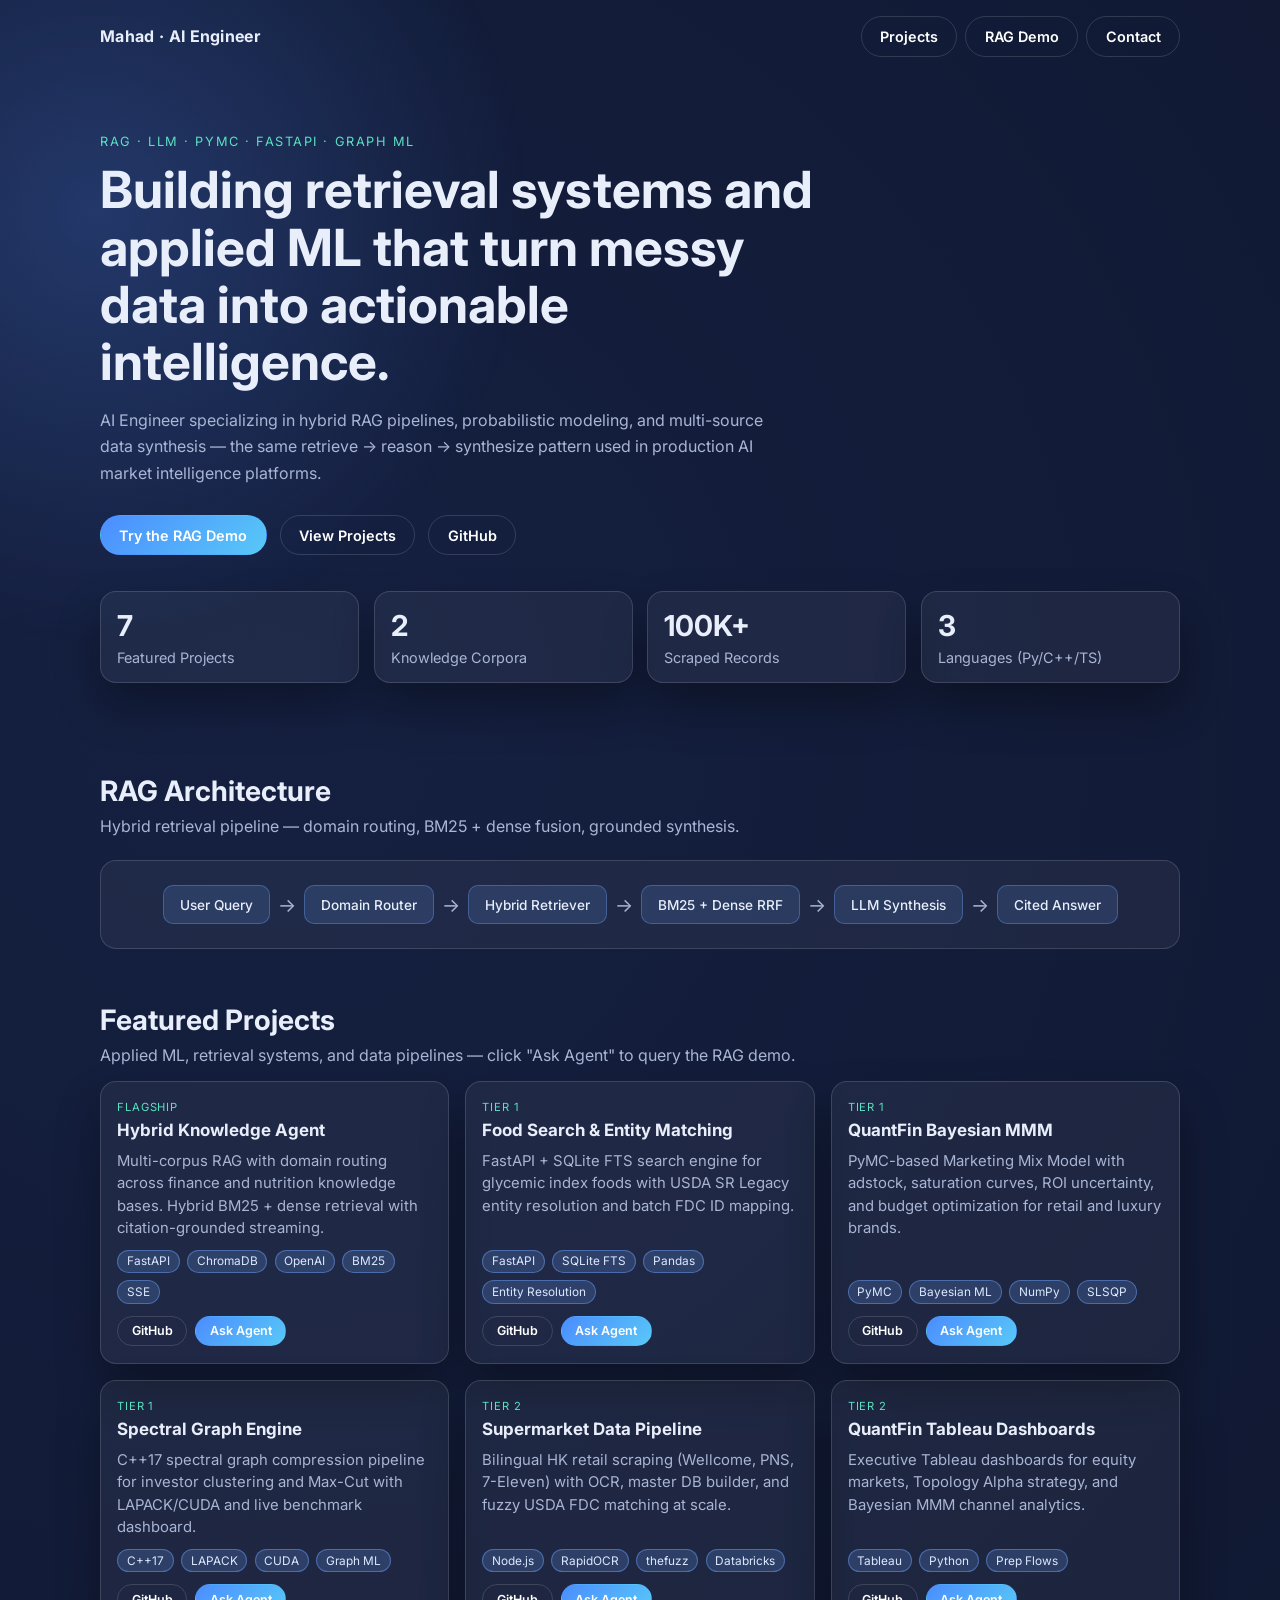
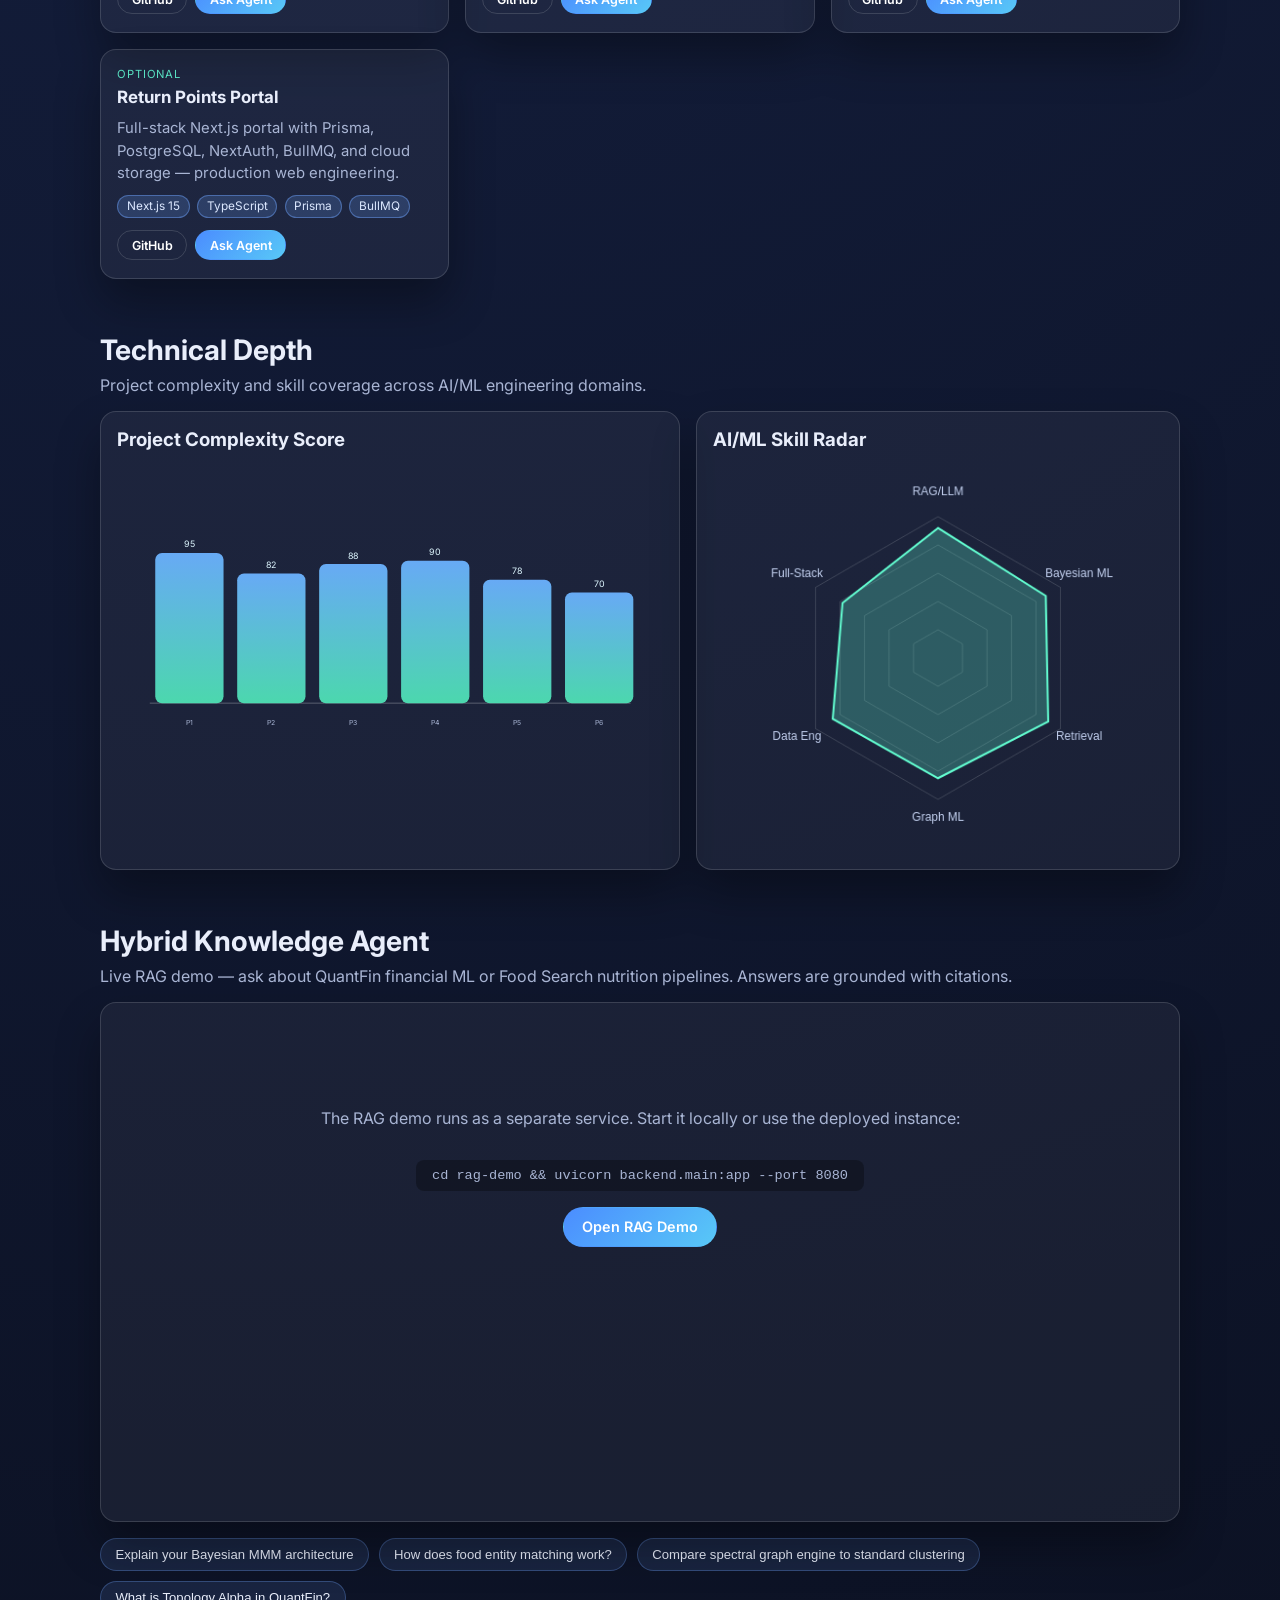
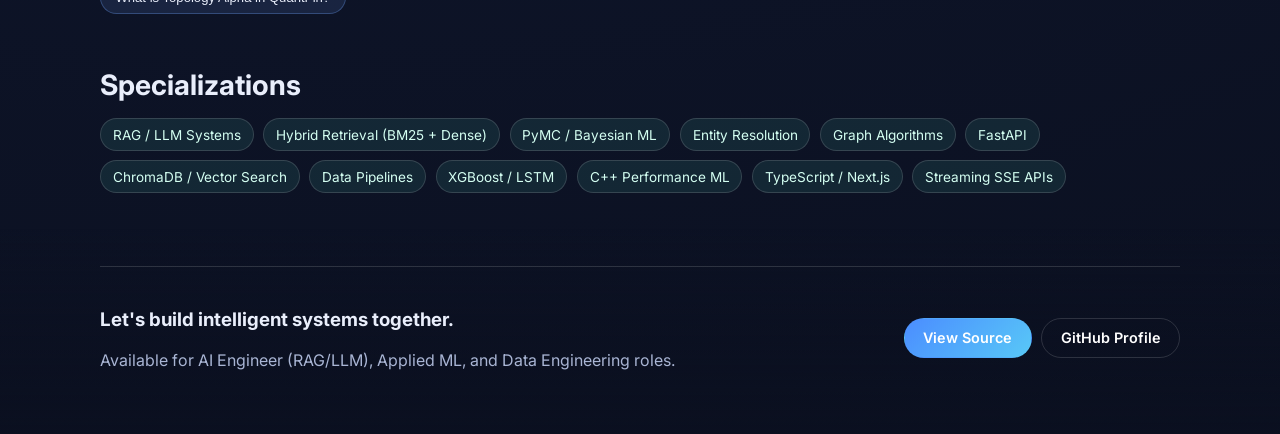
<file: portfolio-site/index.html>
<!DOCTYPE html>
<html lang="en">
<head>
  <meta charset="UTF-8">
  <meta name="viewport" content="width=device-width, initial-scale=1.0">
  <title>Mahad | AI Engineer Portfolio</title>
  <meta name="description" content="AI Engineer portfolio — RAG systems, probabilistic ML, multi-source data synthesis. Built for retrieval-augmented generation and applied machine learning.">
  <link rel="preconnect" href="https://fonts.googleapis.com">
  <link rel="preconnect" href="https://fonts.gstatic.com" crossorigin>
  <link href="https://fonts.googleapis.com/css2?family=Inter:wght@400;500;600;700;800&display=swap" rel="stylesheet">
  <link rel="stylesheet" href="./styles.css">
</head>
<body>
  <div class="background-glow"></div>
  <header class="hero">
    <nav class="nav container">
      <span class="brand">Mahad · AI Engineer</span>
      <div class="nav-links">
        <a class="button ghost" href="#projects">Projects</a>
        <a class="button ghost" href="#rag-demo">RAG Demo</a>
        <a class="button ghost" href="#contact">Contact</a>
      </div>
    </nav>
    <section class="hero-content container">
      <p class="eyebrow">RAG · LLM · PyMC · FastAPI · Graph ML</p>
      <h1>Building retrieval systems and applied ML that turn messy data into actionable intelligence.</h1>
      <p class="subtitle">
        AI Engineer specializing in hybrid RAG pipelines, probabilistic modeling, and multi-source data synthesis —
        the same retrieve → reason → synthesize pattern used in production AI market intelligence platforms.
      </p>
      <div class="hero-cta">
        <a class="button" href="#rag-demo">Try the RAG Demo</a>
        <a class="button ghost" href="#projects">View Projects</a>
        <a class="button ghost" href="https://github.com/Mahadmir45" target="_blank" rel="noreferrer">GitHub</a>
      </div>
      <div class="stats-grid" id="stats-grid"></div>
    </section>
  </header>

  <main>
    <section id="architecture" class="section container">
      <div class="section-header">
        <h2>RAG Architecture</h2>
        <p>Hybrid retrieval pipeline — domain routing, BM25 + dense fusion, grounded synthesis.</p>
      </div>
      <div class="arch-flow" id="arch-flow"></div>
    </section>

    <section id="projects" class="section container">
      <div class="section-header">
        <h2>Featured Projects</h2>
        <p>Applied ML, retrieval systems, and data pipelines — click "Ask Agent" to query the RAG demo.</p>
      </div>
      <div class="project-grid" id="project-grid"></div>
    </section>

    <section id="visualizations" class="section container">
      <div class="section-header">
        <h2>Technical Depth</h2>
        <p>Project complexity and skill coverage across AI/ML engineering domains.</p>
      </div>
      <div class="viz-grid">
        <article class="panel">
          <h3>Project Complexity Score</h3>
          <svg id="complexity-chart" viewBox="0 0 800 360" aria-label="Bar chart of project complexity"></svg>
        </article>
        <article class="panel">
          <h3>AI/ML Skill Radar</h3>
          <canvas id="skill-canvas" width="400" height="400" aria-label="Radar chart for AI/ML skills"></canvas>
        </article>
      </div>
    </section>

    <section id="rag-demo" class="section container">
      <div class="section-header">
        <h2>Hybrid Knowledge Agent</h2>
        <p>Live RAG demo — ask about QuantFin financial ML or Food Search nutrition pipelines. Answers are grounded with citations.</p>
      </div>
      <div class="rag-embed-panel panel">
        <div class="rag-fallback" id="rag-fallback">
          <p>The RAG demo runs as a separate service. Start it locally or use the deployed instance:</p>
          <code>cd rag-demo && uvicorn backend.main:app --port 8080</code>
          <a class="button" id="rag-open-btn" href="http://127.0.0.1:8080" target="_blank" rel="noreferrer">Open RAG Demo</a>
        </div>
        <iframe id="rag-iframe" class="rag-iframe" title="Hybrid RAG Demo" src="" loading="lazy"></iframe>
      </div>
      <div class="suggested-prompts" id="suggested-prompts"></div>
    </section>

    <section class="section container">
      <div class="section-header">
        <h2>Specializations</h2>
      </div>
      <div class="tag-cloud" id="tag-cloud"></div>
    </section>
  </main>

  <footer id="contact" class="footer">
    <div class="container footer-content">
      <div>
        <h3>Let's build intelligent systems together.</h3>
        <p>Available for AI Engineer (RAG/LLM), Applied ML, and Data Engineering roles.</p>
      </div>
      <div class="footer-links">
        <a class="button" href="https://github.com/Mahadmir45/ai-engineer-portfolio" target="_blank" rel="noreferrer">View Source</a>
        <a class="button ghost" href="https://github.com/Mahadmir45" target="_blank" rel="noreferrer">GitHub Profile</a>
      </div>
    </div>
  </footer>

  <script src="./script.js"></script>
</body>
</html>
</file>
<file: portfolio-site/styles.css>
:root {
  --bg: #0b1020;
  --bg-soft: #10172b;
  --card: rgba(255, 255, 255, 0.05);
  --text: #e9eefb;
  --muted: #a9b5d4;
  --primary: #70a5ff;
  --accent: #59e1c2;
  --finance: #7eb6ff;
  --nutrition: #59e1c2;
  --border: rgba(255, 255, 255, 0.14);
  --shadow: 0 24px 45px rgba(0, 0, 0, 0.32);
}

* {
  box-sizing: border-box;
}

html {
  scroll-behavior: smooth;
}

body {
  margin: 0;
  font-family: Inter, -apple-system, BlinkMacSystemFont, "Segoe UI", sans-serif;
  color: var(--text);
  background: radial-gradient(circle at 20% 20%, #152041, var(--bg));
  min-height: 100vh;
}

.background-glow {
  position: fixed;
  inset: -30% auto auto -30%;
  width: 60rem;
  height: 60rem;
  background: radial-gradient(circle, rgba(88, 144, 255, 0.24), transparent 64%);
  pointer-events: none;
  z-index: -1;
}

.container {
  width: min(1080px, 92vw);
  margin: 0 auto;
}

.hero {
  padding: 1rem 0 4.5rem;
}

.nav {
  display: flex;
  align-items: center;
  justify-content: space-between;
  gap: 1rem;
  flex-wrap: wrap;
}

.nav-links {
  display: flex;
  gap: 0.5rem;
  flex-wrap: wrap;
}

.brand {
  font-weight: 700;
  letter-spacing: 0.02em;
}

.hero-content {
  padding-top: 4rem;
}

.eyebrow {
  color: var(--accent);
  text-transform: uppercase;
  letter-spacing: 0.12em;
  font-size: 0.8rem;
  margin-bottom: 0.8rem;
}

h1 {
  font-size: clamp(2rem, 4vw, 3.25rem);
  line-height: 1.12;
  margin: 0;
  max-width: 22ch;
}

.subtitle {
  color: var(--muted);
  max-width: 68ch;
  margin-top: 1rem;
  line-height: 1.65;
}

.hero-cta {
  display: flex;
  flex-wrap: wrap;
  gap: 0.8rem;
  margin-top: 1.8rem;
}

.button {
  display: inline-flex;
  align-items: center;
  justify-content: center;
  background: linear-gradient(135deg, #4b8dff, #58c8f7);
  color: #fff;
  font-weight: 600;
  text-decoration: none;
  border: 1px solid transparent;
  border-radius: 999px;
  padding: 0.68rem 1.15rem;
  transition: transform 0.2s ease, opacity 0.2s ease;
  cursor: pointer;
  font-size: 0.9rem;
}

.button:hover {
  transform: translateY(-1px);
}

.button.ghost {
  background: transparent;
  border-color: var(--border);
}

.button.small {
  padding: 0.4rem 0.85rem;
  font-size: 0.78rem;
}

.stats-grid {
  margin-top: 2.25rem;
  display: grid;
  grid-template-columns: repeat(auto-fit, minmax(160px, 1fr));
  gap: 0.9rem;
}

.stat-card,
.project-card,
.panel {
  background: var(--card);
  border: 1px solid var(--border);
  border-radius: 16px;
  box-shadow: var(--shadow);
}

.stat-card {
  padding: 1rem;
}

.stat-card h3 {
  margin: 0;
  font-size: 1.8rem;
}

.stat-card p {
  color: var(--muted);
  margin: 0.35rem 0 0;
  font-size: 0.9rem;
}

.section {
  padding: 1.2rem 0 2.2rem;
}

.section-header h2 {
  margin: 0;
  font-size: clamp(1.4rem, 2.2vw, 2rem);
}

.section-header p {
  color: var(--muted);
  margin-top: 0.5rem;
}

.project-grid {
  margin-top: 1rem;
  display: grid;
  grid-template-columns: repeat(auto-fit, minmax(280px, 1fr));
  gap: 1rem;
}

.project-card {
  padding: 1.1rem 1rem;
  display: flex;
  flex-direction: column;
}

.project-card h3 {
  margin: 0;
  font-size: 1.06rem;
}

.project-card .tier {
  font-size: 0.7rem;
  text-transform: uppercase;
  letter-spacing: 0.08em;
  color: var(--accent);
  margin-bottom: 0.35rem;
}

.project-card p {
  color: var(--muted);
  margin: 0.65rem 0;
  line-height: 1.5;
  font-size: 0.93rem;
  flex: 1;
}

.chip-list {
  display: flex;
  flex-wrap: wrap;
  gap: 0.45rem;
  margin-bottom: 0.75rem;
}

.chip {
  font-size: 0.74rem;
  color: #dce8ff;
  background: rgba(112, 165, 255, 0.2);
  border: 1px solid rgba(112, 165, 255, 0.45);
  border-radius: 999px;
  padding: 0.24rem 0.55rem;
}

.chip.finance {
  background: rgba(126, 182, 255, 0.2);
  border-color: rgba(126, 182, 255, 0.45);
}

.chip.nutrition {
  background: rgba(89, 225, 194, 0.15);
  border-color: rgba(89, 225, 194, 0.45);
}

.project-actions {
  display: flex;
  gap: 0.5rem;
  flex-wrap: wrap;
  margin-top: auto;
}

.viz-grid {
  margin-top: 1rem;
  display: grid;
  grid-template-columns: 1.2fr 1fr;
  gap: 1rem;
}

.panel {
  padding: 1rem;
}

.panel h3 {
  margin: 0 0 0.75rem;
}

#complexity-chart {
  width: 100%;
  height: 300px;
}

#skill-canvas {
  width: 100%;
  max-width: 390px;
  display: block;
  margin: 0 auto;
}

.tag-cloud {
  display: flex;
  flex-wrap: wrap;
  gap: 0.6rem;
  margin-top: 1rem;
}

.tag {
  border: 1px solid var(--border);
  background: rgba(89, 225, 194, 0.1);
  color: #d4fff2;
  padding: 0.45rem 0.74rem;
  border-radius: 999px;
  font-size: 0.85rem;
}

/* Architecture flow */
.arch-flow {
  display: flex;
  align-items: center;
  justify-content: center;
  flex-wrap: wrap;
  gap: 0.5rem;
  margin-top: 1.5rem;
  padding: 1.5rem;
  background: var(--card);
  border: 1px solid var(--border);
  border-radius: 16px;
}

.arch-step {
  padding: 0.65rem 1rem;
  background: rgba(112, 165, 255, 0.15);
  border: 1px solid rgba(112, 165, 255, 0.35);
  border-radius: 10px;
  font-size: 0.85rem;
  font-weight: 500;
  text-align: center;
  min-width: 100px;
}

.arch-arrow {
  color: var(--muted);
  font-size: 1.2rem;
}

/* RAG embed */
.rag-embed-panel {
  position: relative;
  min-height: 520px;
  overflow: hidden;
}

.rag-iframe {
  width: 100%;
  height: 520px;
  border: none;
  border-radius: 12px;
  display: none;
}

.rag-iframe.active {
  display: block;
}

.rag-fallback {
  display: flex;
  flex-direction: column;
  align-items: center;
  justify-content: center;
  gap: 1rem;
  min-height: 300px;
  text-align: center;
  color: var(--muted);
}

.rag-fallback code {
  background: rgba(0, 0, 0, 0.3);
  padding: 0.5rem 1rem;
  border-radius: 8px;
  font-size: 0.85rem;
}

.rag-fallback.hidden {
  display: none;
}

.suggested-prompts {
  display: flex;
  flex-wrap: wrap;
  gap: 0.6rem;
  margin-top: 1rem;
}

.prompt-chip {
  background: rgba(112, 165, 255, 0.12);
  border: 1px solid rgba(112, 165, 255, 0.3);
  color: var(--text);
  padding: 0.5rem 0.9rem;
  border-radius: 999px;
  font-size: 0.82rem;
  cursor: pointer;
  transition: background 0.2s;
}

.prompt-chip:hover {
  background: rgba(112, 165, 255, 0.25);
}

.footer {
  padding: 2.4rem 0 3rem;
  background: linear-gradient(180deg, transparent, rgba(11, 16, 32, 0.8));
}

.footer-content {
  border-top: 1px solid var(--border);
  display: flex;
  justify-content: space-between;
  gap: 1rem;
  align-items: center;
  padding-top: 1.4rem;
}

.footer-links {
  display: flex;
  gap: 0.6rem;
  flex-wrap: wrap;
}

.footer p {
  color: var(--muted);
}

@media (max-width: 900px) {
  .viz-grid {
    grid-template-columns: 1fr;
  }

  .arch-flow {
    flex-direction: column;
  }

  .arch-arrow {
    transform: rotate(90deg);
  }
}

@media (max-width: 600px) {
  .footer-content {
    flex-direction: column;
    align-items: flex-start;
  }
}
</file>
